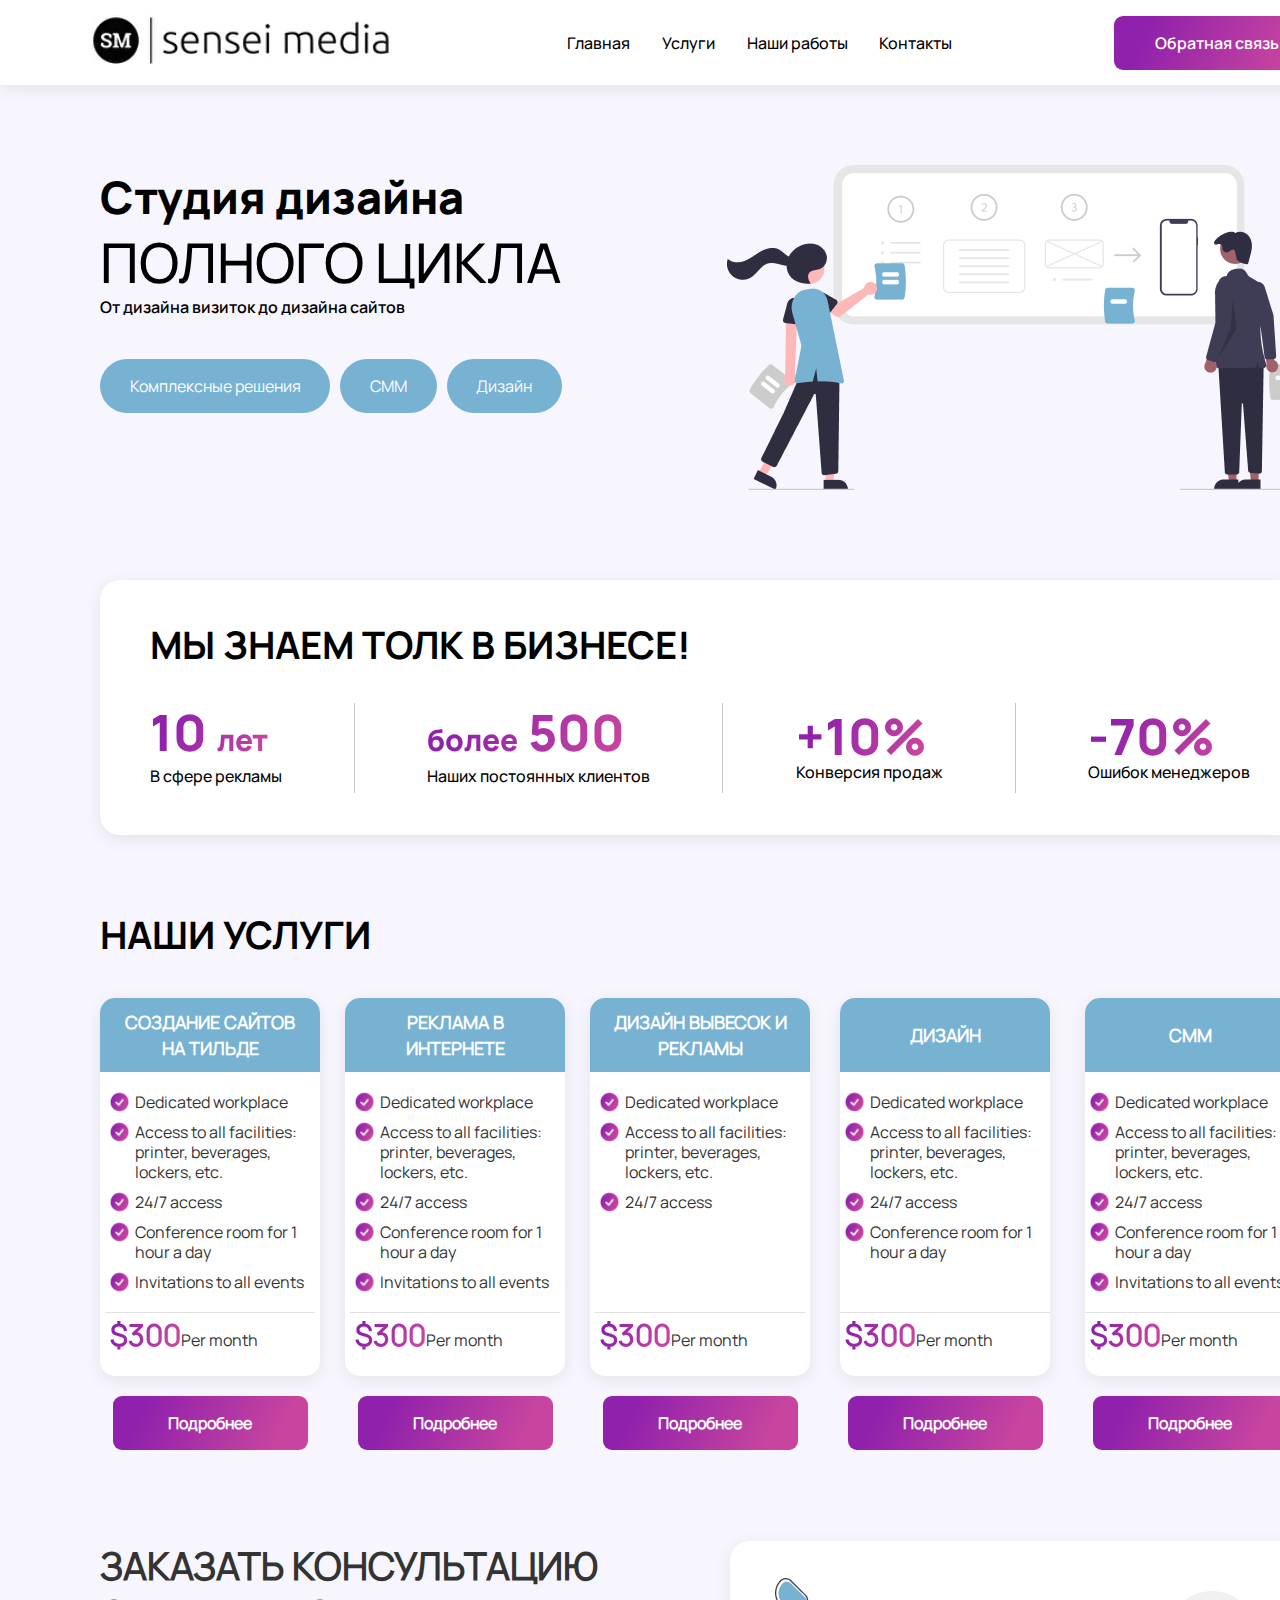
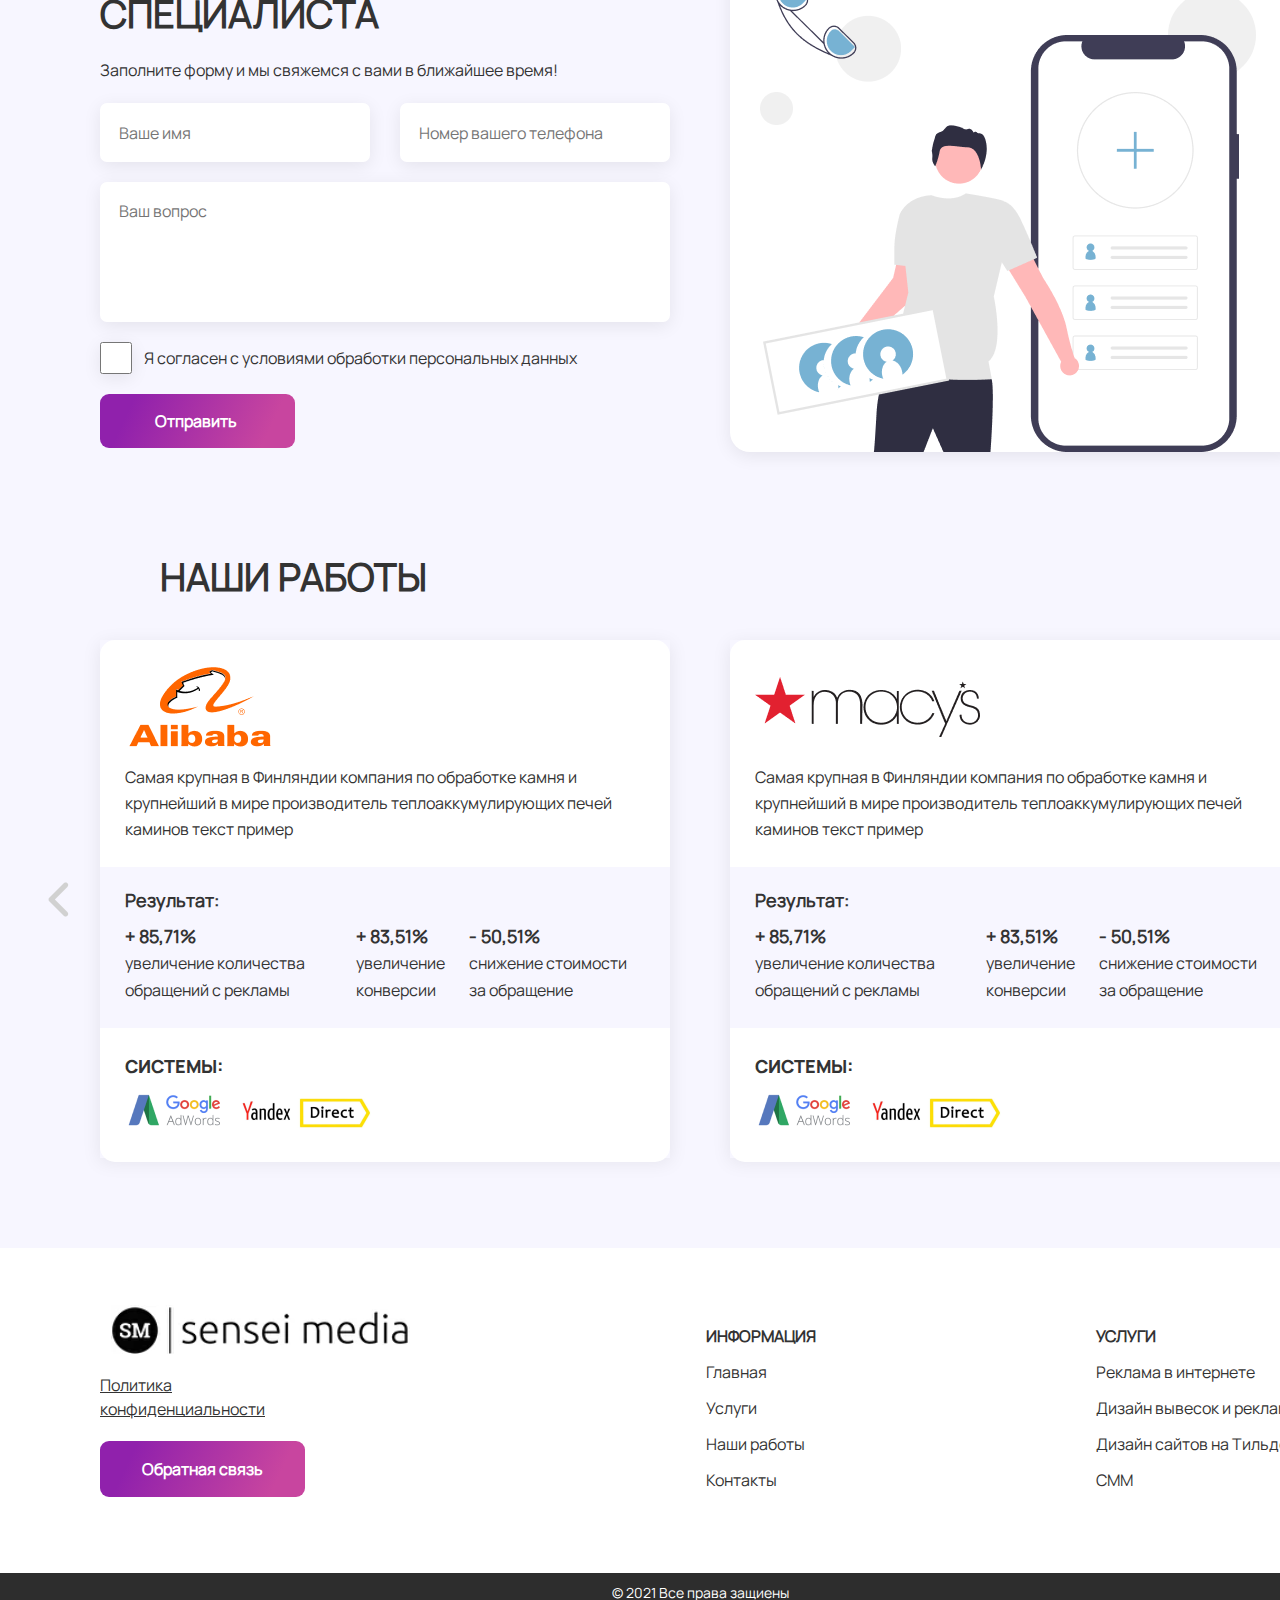
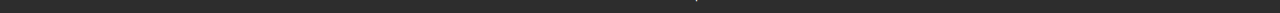
<file: index.html>
<!DOCTYPE html>
<html lang="en">

<head>
  <meta charset="UTF-8">
  <meta http-equiv="X-UA-Compatible" content="IE=edge">
  <meta name="viewport" content="width=device-width, initial-scale=1.0">
  <title>Document</title>
  <link rel="stylesheet" href="./css/style.min.css">
  <link rel="shortcut icon" href="favicon.ico" type="image/x-icon">
</head>

<body>
  <div class="container">
    <div class="header">
      <div class="header-logo"></div>
      <div class="header-menu">
        <a href="#">Главная</a>
        <a href="#">Услуги</a>
        <a href="#">Наши работы</a>
        <a href="#">Контакты</a>
      </div>
      <div class="header-feedback-btn">Обратная связь</div>
    </div>
    <section class="first-screen">
      <div class="desc">
        <p class="desc-name1">Студия дизайна</p>
        <p class="desc-name2">ПОЛНОГО ЦИКЛА</p>
        <p class="desc-slogan">От дизайна визиток до дизайна сайтов</p>
        <div class="desc-btns">
          <div class="desc-btns-btn">Комплексные решения</div>
          <div class="desc-btns-btn">СММ</div>
          <div class="desc-btns-btn">Дизайн</div>
        </div>
      </div>
      <div class="img"></div>
    </section>
    <section class="numbers">
      <div class="numbers-slogan">МЫ ЗНАЕМ ТОЛК В БИЗНЕСЕ!</div>
      <div class="numbers-items">
        <div class="numbers-item">
          <div class="name">10 <span>лет</span></div>
          <div class="desc">В сфере рекламы</div>
        </div>
        <div class="numbers-separator"></div>
        <div class="numbers-item">
          <div class="name"><span>более</span> 500</div>
          <div class="desc">Наших постоянных клиентов</div>
        </div>
        <div class="numbers-separator"></div>
        <div class="numbers-item">
          <div class="name">+10%</div>
          <div class="desc">Конверсия продаж</div>
        </div>
        <div class="numbers-separator"></div>
        <div class="numbers-item">
          <div class="name">-70%</div>
          <div class="desc">Ошибок менеджеров</div>
        </div>
      </div>
    </section>
    <section class="services">
      <div class="services-name">НАШИ УСЛУГИ</div>
      <div class="services-cards">
        <div class="card">
          <div class="card-item">
            <div class="card-item-name">Создание сайтов на тильде</div>
            <div class="card-item-list">
              <div class="list-item">
                <div class="list-item-img"></div>
                <div class="list-item-text">Dedicated workplace</div>
              </div>
              <div class="list-item">
                <div class="list-item-img"></div>
                <div class="list-item-text">Access to all facilities: printer, beverages, lockers, etc.</div>
              </div>
              <div class="list-item">
                <div class="list-item-img"></div>
                <div class="list-item-text">24/7 access</div>
              </div>
              <div class="list-item">
                <div class="list-item-img"></div>
                <div class="list-item-text">Conference room for 1 hour a day</div>
              </div>
              <div class="list-item">
                <div class="list-item-img"></div>
                <div class="list-item-text">Invitations to all events</div>
              </div>

            </div>
            <div class="card-item-separator"></div>
            <div class="card-item-prise">
              <div class="prise-cost"><span class="prise-cost-grad">$300</span><span class="prise-cost-black">Per
                  month</span></div>
            </div>

          </div>
          <div class="card-btn">Подробнее</div>
        </div>
        <div class="card">
          <div class="card-item">
            <div class="card-item-name">реклама в интернете</div>
            <div class="card-item-list">
              <div class="list-item">
                <div class="list-item-img"></div>
                <div class="list-item-text">Dedicated workplace</div>
              </div>
              <div class="list-item">
                <div class="list-item-img"></div>
                <div class="list-item-text">Access to all facilities: printer, beverages, lockers, etc.</div>
              </div>
              <div class="list-item">
                <div class="list-item-img"></div>
                <div class="list-item-text">24/7 access</div>
              </div>
              <div class="list-item">
                <div class="list-item-img"></div>
                <div class="list-item-text">Conference room for 1 hour a day</div>
              </div>
              <div class="list-item">
                <div class="list-item-img"></div>
                <div class="list-item-text">Invitations to all events</div>
              </div>

            </div>
            <div class="card-item-separator"></div>
            <div class="card-item-prise">
              <div class="prise-cost"><span class="prise-cost-grad">$300</span><span class="prise-cost-black">Per
                  month</span>
              </div>
            </div>

          </div>
          <div class="card-btn">Подробнее</div>
        </div>
        <div class="card">
          <div class="card-item">
            <div class="card-item-name">дизайн вывесок и рекламы</div>
            <div class="card-item-list">
              <div class="list-item">
                <div class="list-item-img"></div>
                <div class="list-item-text">Dedicated workplace</div>
              </div>
              <div class="list-item">
                <div class="list-item-img"></div>
                <div class="list-item-text">Access to all facilities: printer, beverages, lockers, etc.</div>
              </div>
              <div class="list-item">
                <div class="list-item-img"></div>
                <div class="list-item-text">24/7 access</div>
              </div>
            </div>
            <div class="card-item-separator"></div>
            <div class="card-item-prise">
              <div class="prise-cost"><span class="prise-cost-grad">$300</span><span class="prise-cost-black">Per
                  month</span>
              </div>
            </div>

          </div>
          <div class="card-btn">Подробнее</div>
        </div>
        <div class="card">
          <div class="card-item">
            <div class="card-item-name">Дизайн</div>
            <div class="card-item-list">
              <div class="list-item">
                <div class="list-item-img"></div>
                <div class="list-item-text">Dedicated workplace</div>
              </div>
              <div class="list-item">
                <div class="list-item-img"></div>
                <div class="list-item-text">Access to all facilities: printer, beverages, lockers, etc.</div>
              </div>
              <div class="list-item">
                <div class="list-item-img"></div>
                <div class="list-item-text">24/7 access</div>
              </div>
              <div class="list-item">
                <div class="list-item-img"></div>
                <div class="list-item-text">Conference room for 1 hour a day</div>
              </div>
            </div>
            <div class="card-item-separator"></div>
            <div class="card-item-prise">
              <div class="prise-cost"><span class="prise-cost-grad">$300</span><span class="prise-cost-black">Per
                  month</span>
              </div>
            </div>

          </div>
          <div class="card-btn">Подробнее</div>
        </div>
        <div class="card">
          <div class="card-item">
            <div class="card-item-name">СММ</div>
            <div class="card-item-list">
              <div class="list-item">
                <div class="list-item-img"></div>
                <div class="list-item-text">Dedicated workplace</div>
              </div>
              <div class="list-item">
                <div class="list-item-img"></div>
                <div class="list-item-text">Access to all facilities: printer, beverages, lockers, etc.</div>
              </div>
              <div class="list-item">
                <div class="list-item-img"></div>
                <div class="list-item-text">24/7 access</div>
              </div>
              <div class="list-item">
                <div class="list-item-img"></div>
                <div class="list-item-text">Conference room for 1 hour a day</div>
              </div>
              <div class="list-item">
                <div class="list-item-img"></div>
                <div class="list-item-text">Invitations to all events</div>
              </div>
            </div>
            <div class="card-item-separator"></div>
            <div class="card-item-prise">
              <div class="prise-cost"><span class="prise-cost-grad">$300</span><span class="prise-cost-black">Per
                  month</span>
              </div>
            </div>

          </div>
          <div class="card-btn">Подробнее</div>
        </div>
      </div>
    </section>
    <section class="form">
      <div class="form-left">
        <div class="form-left-title">заказать Консультацию специалиста</div>
        <div class="form-left-desc">Заполните форму и мы свяжемся с вами в ближайшее время!</div>
        <div class="form-left-frow1">
          <input type="text" placeholder="Ваше имя">
          <input type="tel" placeholder="Номер вашего телефона">
        </div>
        <div class="form-left-frow2">
          <textarea placeholder="Ваш вопрос"></textarea>
        </div>
        <div class="form-left-frow3">
          <input type="checkbox" id="checkbox">
          <label for="checkbox">Я согласен с условиями обработки персональных данных </label>
        </div>
        <div class="form-left-btn">Отправить</div>
      </div>
      <div class="form-right">
        <div class="groupe86"></div>
        <div class="undraw_add_friends"></div>
        <div class="vector"></div>
      </div>
    </section>
    <section class="cases">
      <div class="cases-title">Наши работы</div>
      <div class="cases-slider">
        <div class="cases-slider-left_btn"></div>
        <div class="cases-slider-cards">
          <div class="card">
            <div class="card-title">
              <div class="card-title-img">
                <img src="./img/Alibaba Logo.png" alt="" class="Alibaba_Logo">
              </div>
              <div class="card-title-text">Самая крупная в Финляндии компания по обработке камня и крупнейший в мире
                производитель теплоаккумулирующих печей каминов текст пример</div>
            </div>
            <div class="card-result">
              <div class="card-result-title">Результат:</div>
              <div class="title-items">
                <div class="title-item">+ 85,71% <br> <span>увеличение количества обращений с рекламы</span></div>
                <div class="title-item">+ 83,51% <br> <span>увеличение конверсии</span></div>
                <div class="title-item">- 50,51% <br> <span>снижение стоимости за обращение</span></div>
              </div>
            </div>
            <div class="card-system">
              <div class="card-system-title">Системы:</div>
              <div class="card-system-imgs">
                <img src="./img/logo-google-adwords 1.png" alt="">
                <img src="./img/pasted-image-0-12 1.png" alt="">
              </div>
            </div>
          </div>
          <div class="card">
            <div class="card-title">
              <div class="card-title-img">
                <img src="./img/Macy's Logo.png" alt="" class="Macy_Logo">
              </div>
              <div class="card-title-text">Самая крупная в Финляндии компания по обработке камня и крупнейший в мире
                производитель теплоаккумулирующих печей каминов текст пример</div>
            </div>
            <div class="card-result">
              <div class="card-result-title">Результат:</div>
              <div class="title-items">
                <div class="title-item">+ 85,71% <br> <span>увеличение количества обращений с рекламы</span></div>
                <div class="title-item">+ 83,51% <br> <span>увеличение конверсии</span></div>
                <div class="title-item">- 50,51% <br> <span>снижение стоимости за обращение</span></div>
              </div>
            </div>
            <div class="card-system">
              <div class="card-system-title">Системы:</div>
              <div class="card-system-imgs">
                <img src="./img/logo-google-adwords 1.png" alt="">
                <img src="./img/pasted-image-0-12 1.png" alt="">
              </div>
            </div>
          </div>
        </div>
        <div class="cases-slider-right_btn"></div>
      </div>
    </section>
    <section class="footer">
      <div class="footer-white">
        <div class="footer-white-wrapper">
          <div class="logo2">
            <img src="./img/logo2.png" alt="">
            <p>Политика <br> конфиденциальности</p>
            <div class="btn">Обратная связь</div>
          </div>
          <div class="information">
            <div class="footer-white-title">Информация</div>
            <ul class="footer-white-list">
              <li><a href="#">Главная</a></li>
              <li><a href="#">Услуги</a></li>
              <li><a href="#">Наши работы</a></li>
              <li><a href="#">Контакты</a></li>
            </ul>
          </div>
          <div class="serveses">
            <div class="footer-white-title">Услуги</div>
            <ul class="footer-white-list">
              <li><a href="#">Реклама в интернете</a></li>
              <li><a href="#">Дизайн вывесок и рекламы</a></li>
              <li><a href="#">Дизайн сайтов на Тильде</a></li>
              <li><a href="#">СММ</a></li>
            </ul>
          </div>
        </div>
      </div>
      <div class="footer-dark">© 2021 Все права защиены</div>
    </section>
  </div>
</body>

</html>
</file>
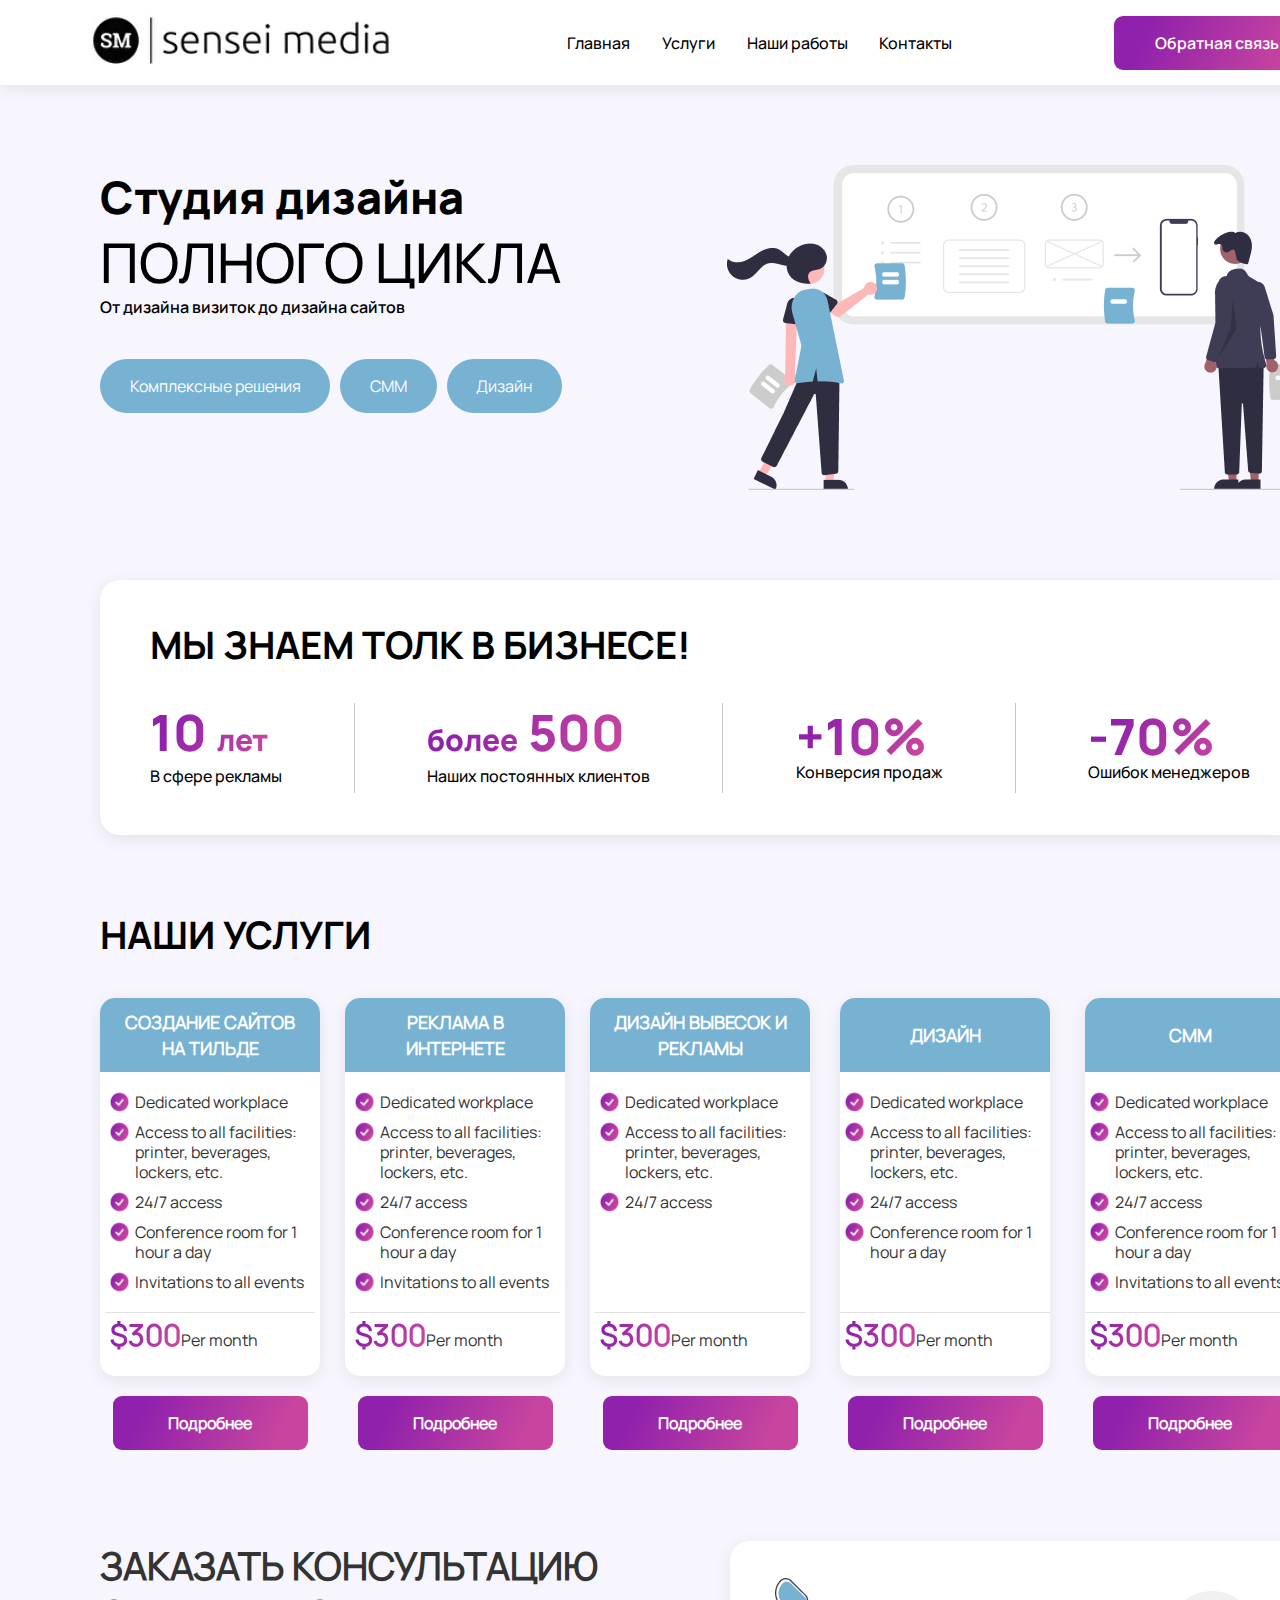
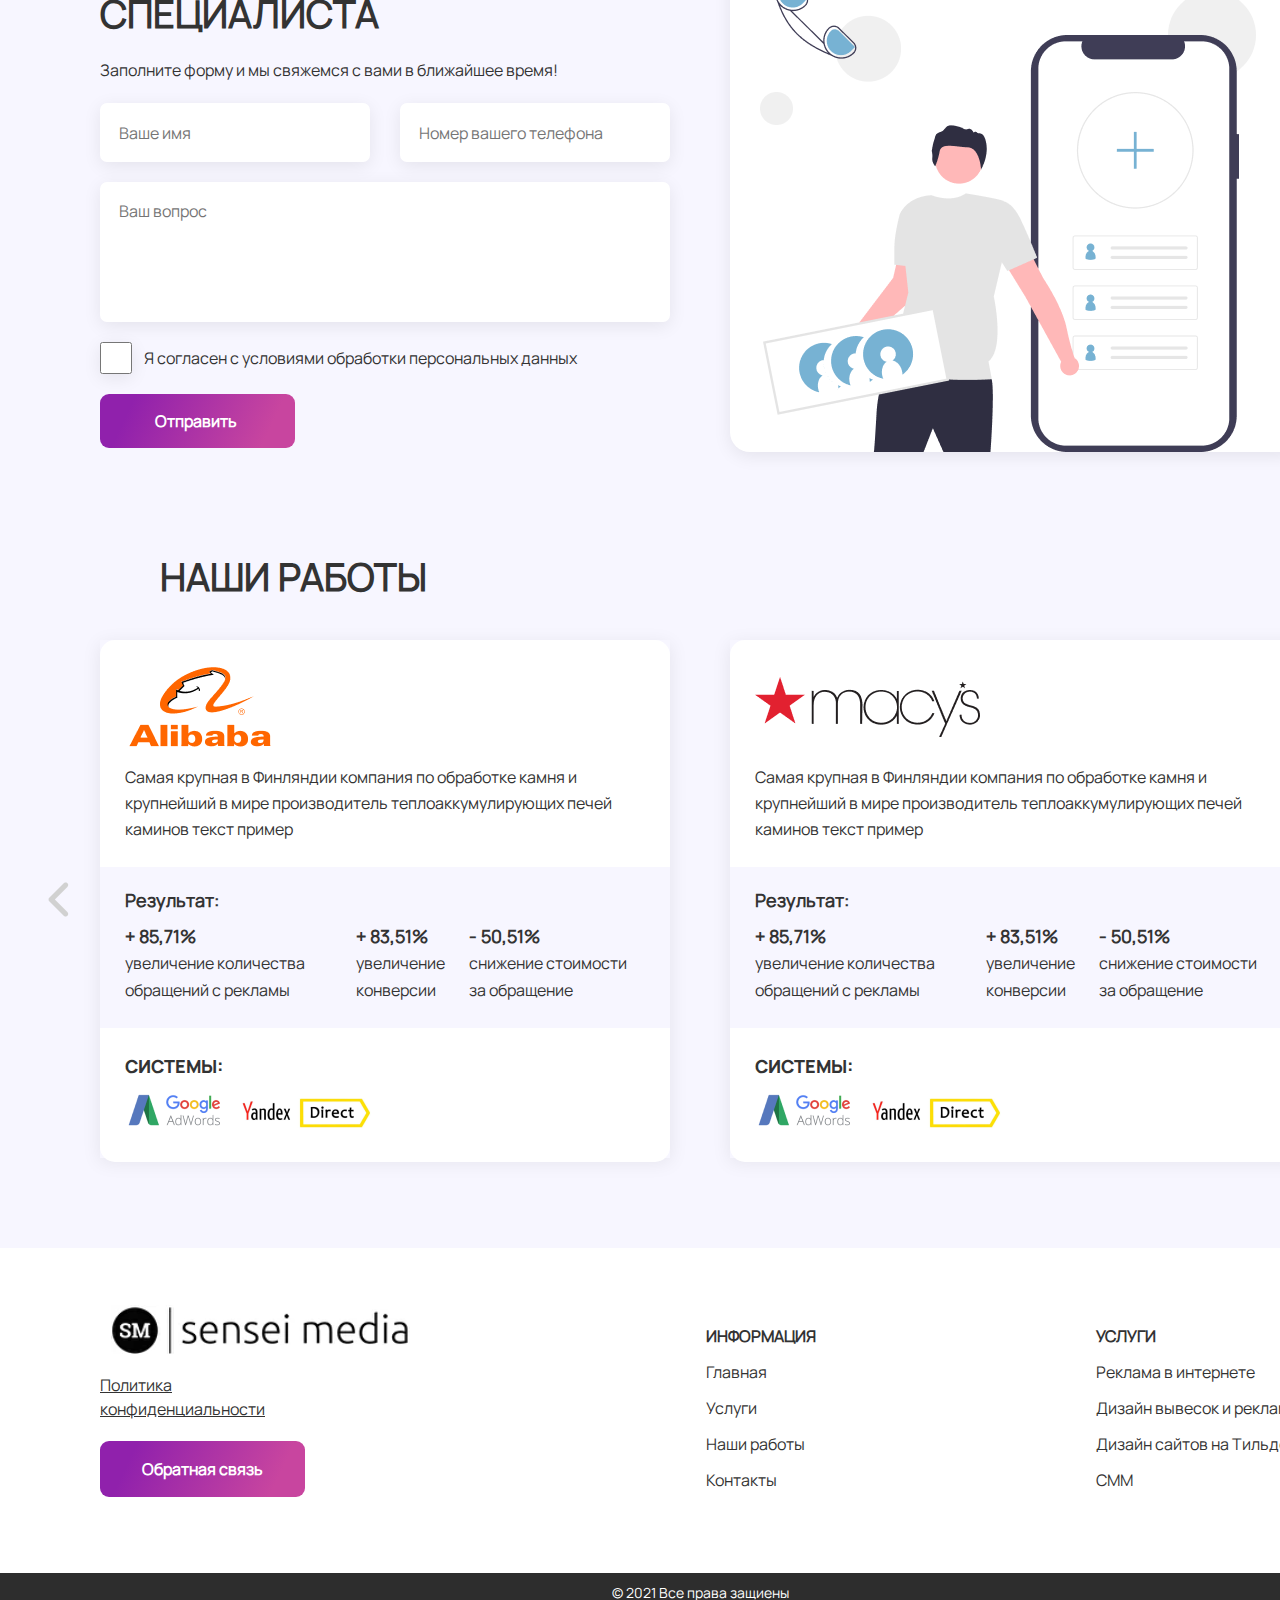
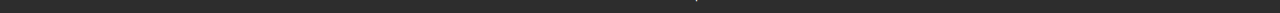
<file: src/index.html>
<!DOCTYPE html>
<html lang="en">

<head>
  <meta charset="UTF-8">
  <meta http-equiv="X-UA-Compatible" content="IE=edge">
  <meta name="viewport" content="width=device-width, initial-scale=1.0">
  <title>Document</title>
  <link rel="stylesheet" href="./css/style.css">
</head>

<body>
  <div class="container">
    <div class="header">
      <div class="header-logo"></div>
      <div class="header-menu">
        <a href="#">Главная</a>
        <a href="#">Услуги</a>
        <a href="#">Наши работы</a>
        <a href="#">Контакты</a>
      </div>
      <div class="header-feedback-btn">Обратная связь</div>
    </div>
    <section class="first-screen">
      <div class="desc">
        <p class="desc-name1">Студия дизайна</p>
        <p class="desc-name2">ПОЛНОГО ЦИКЛА</p>
        <p class="desc-slogan">От дизайна визиток до дизайна сайтов</p>
        <div class="desc-btns">
          <div class="desc-btns-btn">Комплексные решения</div>
          <div class="desc-btns-btn">СММ</div>
          <div class="desc-btns-btn">Дизайн</div>
        </div>
      </div>
      <div class="img"></div>
    </section>
    <section class="numbers">
      <div class="numbers-slogan">МЫ ЗНАЕМ ТОЛК В БИЗНЕСЕ!</div>
      <div class="numbers-items">
        <div class="numbers-item">
          <div class="name">10 <span>лет</span></div>
          <div class="desc">В сфере рекламы</div>
        </div>
        <div class="numbers-separator"></div>
        <div class="numbers-item">
          <div class="name"><span>более</span> 500</div>
          <div class="desc">Наших постоянных клиентов</div>
        </div>
        <div class="numbers-separator"></div>
        <div class="numbers-item">
          <div class="name">+10%</div>
          <div class="desc">Конверсия продаж</div>
        </div>
        <div class="numbers-separator"></div>
        <div class="numbers-item">
          <div class="name">-70%</div>
          <div class="desc">Ошибок менеджеров</div>
        </div>
      </div>
    </section>
    <section class="services">
      <div class="services-name">НАШИ УСЛУГИ</div>
      <div class="services-cards">
        <div class="card">
          <div class="card-item">
            <div class="card-item-name">Создание сайтов на тильде</div>
            <div class="card-item-list">
              <div class="list-item">
                <div class="list-item-img"></div>
                <div class="list-item-text">Dedicated workplace</div>
              </div>
              <div class="list-item">
                <div class="list-item-img"></div>
                <div class="list-item-text">Access to all facilities: printer, beverages, lockers, etc.</div>
              </div>
              <div class="list-item">
                <div class="list-item-img"></div>
                <div class="list-item-text">24/7 access</div>
              </div>
              <div class="list-item">
                <div class="list-item-img"></div>
                <div class="list-item-text">Conference room for 1 hour a day</div>
              </div>
              <div class="list-item">
                <div class="list-item-img"></div>
                <div class="list-item-text">Invitations to all events</div>
              </div>

            </div>
            <div class="card-item-separator"></div>
            <div class="card-item-prise">
              <div class="prise-cost"><span class="prise-cost-grad">$300</span><span class="prise-cost-black">Per
                  month</span></div>
            </div>

          </div>
          <div class="card-btn">Подробнее</div>
        </div>
        <div class="card">
          <div class="card-item">
            <div class="card-item-name">реклама в интернете</div>
            <div class="card-item-list">
              <div class="list-item">
                <div class="list-item-img"></div>
                <div class="list-item-text">Dedicated workplace</div>
              </div>
              <div class="list-item">
                <div class="list-item-img"></div>
                <div class="list-item-text">Access to all facilities: printer, beverages, lockers, etc.</div>
              </div>
              <div class="list-item">
                <div class="list-item-img"></div>
                <div class="list-item-text">24/7 access</div>
              </div>
              <div class="list-item">
                <div class="list-item-img"></div>
                <div class="list-item-text">Conference room for 1 hour a day</div>
              </div>
              <div class="list-item">
                <div class="list-item-img"></div>
                <div class="list-item-text">Invitations to all events</div>
              </div>

            </div>
            <div class="card-item-separator"></div>
            <div class="card-item-prise">
              <div class="prise-cost"><span class="prise-cost-grad">$300</span><span class="prise-cost-black">Per
                  month</span>
              </div>
            </div>

          </div>
          <div class="card-btn">Подробнее</div>
        </div>
        <div class="card">
          <div class="card-item">
            <div class="card-item-name">дизайн вывесок и рекламы</div>
            <div class="card-item-list">
              <div class="list-item">
                <div class="list-item-img"></div>
                <div class="list-item-text">Dedicated workplace</div>
              </div>
              <div class="list-item">
                <div class="list-item-img"></div>
                <div class="list-item-text">Access to all facilities: printer, beverages, lockers, etc.</div>
              </div>
              <div class="list-item">
                <div class="list-item-img"></div>
                <div class="list-item-text">24/7 access</div>
              </div>
            </div>
            <div class="card-item-separator"></div>
            <div class="card-item-prise">
              <div class="prise-cost"><span class="prise-cost-grad">$300</span><span class="prise-cost-black">Per
                  month</span>
              </div>
            </div>

          </div>
          <div class="card-btn">Подробнее</div>
        </div>
        <div class="card">
          <div class="card-item">
            <div class="card-item-name">Дизайн</div>
            <div class="card-item-list">
              <div class="list-item">
                <div class="list-item-img"></div>
                <div class="list-item-text">Dedicated workplace</div>
              </div>
              <div class="list-item">
                <div class="list-item-img"></div>
                <div class="list-item-text">Access to all facilities: printer, beverages, lockers, etc.</div>
              </div>
              <div class="list-item">
                <div class="list-item-img"></div>
                <div class="list-item-text">24/7 access</div>
              </div>
              <div class="list-item">
                <div class="list-item-img"></div>
                <div class="list-item-text">Conference room for 1 hour a day</div>
              </div>
            </div>
            <div class="card-item-separator"></div>
            <div class="card-item-prise">
              <div class="prise-cost"><span class="prise-cost-grad">$300</span><span class="prise-cost-black">Per
                  month</span>
              </div>
            </div>

          </div>
          <div class="card-btn">Подробнее</div>
        </div>
        <div class="card">
          <div class="card-item">
            <div class="card-item-name">СММ</div>
            <div class="card-item-list">
              <div class="list-item">
                <div class="list-item-img"></div>
                <div class="list-item-text">Dedicated workplace</div>
              </div>
              <div class="list-item">
                <div class="list-item-img"></div>
                <div class="list-item-text">Access to all facilities: printer, beverages, lockers, etc.</div>
              </div>
              <div class="list-item">
                <div class="list-item-img"></div>
                <div class="list-item-text">24/7 access</div>
              </div>
              <div class="list-item">
                <div class="list-item-img"></div>
                <div class="list-item-text">Conference room for 1 hour a day</div>
              </div>
              <div class="list-item">
                <div class="list-item-img"></div>
                <div class="list-item-text">Invitations to all events</div>
              </div>
            </div>
            <div class="card-item-separator"></div>
            <div class="card-item-prise">
              <div class="prise-cost"><span class="prise-cost-grad">$300</span><span class="prise-cost-black">Per
                  month</span>
              </div>
            </div>

          </div>
          <div class="card-btn">Подробнее</div>
        </div>
      </div>
    </section>
    <section class="form">
      <div class="form-left">
        <div class="form-left-title">заказать Консультацию специалиста</div>
        <div class="form-left-desc">Заполните форму и мы свяжемся с вами в ближайшее время!</div>
        <div class="form-left-frow1">
          <input type="text" placeholder="Ваше имя">
          <input type="tel" placeholder="Номер вашего телефона">
        </div>
        <div class="form-left-frow2">
          <textarea placeholder="Ваш вопрос"></textarea>
        </div>
        <div class="form-left-frow3">
          <input type="checkbox" id="checkbox">
          <label for="checkbox">Я согласен с условиями обработки персональных данных </label>
        </div>
        <div class="form-left-btn">Отправить</div>
      </div>
      <div class="form-right">
        <div class="groupe86"></div>
        <div class="undraw_add_friends"></div>
        <div class="vector"></div>
      </div>
    </section>
    <section class="cases">
      <div class="cases-title">Наши работы</div>
      <div class="cases-slider">
        <div class="cases-slider-left_btn"></div>
        <div class="cases-slider-cards">
          <div class="card">
            <div class="card-title">
              <div class="card-title-img">
                <img src="./img/Alibaba Logo.png" alt="" class="Alibaba_Logo">
              </div>
              <div class="card-title-text">Самая крупная в Финляндии компания по обработке камня и крупнейший в мире
                производитель теплоаккумулирующих печей каминов текст пример</div>
            </div>
            <div class="card-result">
              <div class="card-result-title">Результат:</div>
              <div class="title-items">
                <div class="title-item">+ 85,71% <br> <span>увеличение количества обращений с рекламы</span></div>
                <div class="title-item">+ 83,51% <br> <span>увеличение конверсии</span></div>
                <div class="title-item">- 50,51% <br> <span>снижение стоимости за обращение</span></div>
              </div>
            </div>
            <div class="card-system">
              <div class="card-system-title">Системы:</div>
              <div class="card-system-imgs">
                <img src="./img/logo-google-adwords 1.png" alt="">
                <img src="./img/pasted-image-0-12 1.png" alt="">
              </div>
            </div>
          </div>
          <div class="card">
            <div class="card-title">
              <div class="card-title-img">
                <img src="./img/Macy's Logo.png" alt="" class="Macy_Logo">
              </div>
              <div class="card-title-text">Самая крупная в Финляндии компания по обработке камня и крупнейший в мире
                производитель теплоаккумулирующих печей каминов текст пример</div>
            </div>
            <div class="card-result">
              <div class="card-result-title">Результат:</div>
              <div class="title-items">
                <div class="title-item">+ 85,71% <br> <span>увеличение количества обращений с рекламы</span></div>
                <div class="title-item">+ 83,51% <br> <span>увеличение конверсии</span></div>
                <div class="title-item">- 50,51% <br> <span>снижение стоимости за обращение</span></div>
              </div>
            </div>
            <div class="card-system">
              <div class="card-system-title">Системы:</div>
              <div class="card-system-imgs">
                <img src="./img/logo-google-adwords 1.png" alt="">
                <img src="./img/pasted-image-0-12 1.png" alt="">
              </div>
            </div>
          </div>
        </div>
        <div class="cases-slider-right_btn"></div>
      </div>
    </section>
    <section class="footer">
      <div class="footer-white">
        <div class="footer-white-wrapper">
          <div class="logo2">
            <img src="./img/logo2.png" alt="">
            <p>Политика <br> конфиденциальности</p>
            <div class="btn">Обратная связь</div>
          </div>
          <div class="information">
            <div class="footer-white-title">Информация</div>
            <ul class="footer-white-list">
              <li><a href="#">Главная</a></li>
              <li><a href="#">Услуги</a></li>
              <li><a href="#">Наши работы</a></li>
              <li><a href="#">Контакты</a></li>
            </ul>
          </div>
          <div class="serveses">
            <div class="footer-white-title">Услуги</div>
            <ul class="footer-white-list">
              <li><a href="#">Реклама в интернете</a></li>
              <li><a href="#">Дизайн вывесок и рекламы</a></li>
              <li><a href="#">Дизайн сайтов на Тильде</a></li>
              <li><a href="#">СММ</a></li>
            </ul>
          </div>
        </div>
      </div>
      <div class="footer-dark">© 2021 Все права защиены</div>
    </section>
  </div>
</body>

</html>
</file>
<file: src/css/style.css>
@font-face {
  font-family: "Manrope-Light";
  src: url("../font/Manrope-Light.ttf");
}

@font-face {
  font-family: "Manrope-Regular";
  src: url("../font/Manrope-Regular.ttf");
}

@font-face {
  font-family: "Manrope-Medium";
  src: url("../font/Manrope-Medium.ttf");
}

@font-face {
  font-family: "Manrope-Bold";
  src: url("../font/Manrope-Bold.ttf");
}

@font-face {
  font-family: "Manrope-SemiBold";
  src: url("../font/Manrope-SemiBold.ttf");
}

@font-face {
  font-family: "Manrope-ExtraBold";
  src: url("../font/Manrope-ExtraBold.ttf");
}

* {
  -webkit-box-sizing: border-box;
          box-sizing: border-box;
  margin: 0;
  padding: 0;
}

.container {
  display: -webkit-box;
  display: -ms-flexbox;
  display: flex;
  -webkit-box-orient: vertical;
  -webkit-box-direction: normal;
      -ms-flex-direction: column;
          flex-direction: column;
  -webkit-box-align: center;
      -ms-flex-align: center;
          align-items: center;
  min-width: 1400px;
  height: 100%;
  margin: 0 auto;
  background-color: #f7f6ff;
}

.container .header {
  display: -webkit-box;
  display: -ms-flexbox;
  display: flex;
  -ms-flex-pack: distribute;
      justify-content: space-around;
  -webkit-box-align: center;
      -ms-flex-align: center;
          align-items: center;
  width: 100%;
  height: 85px;
  background-color: #fff;
  -webkit-box-shadow: 0px 4px 18px rgba(0, 0, 0, 0.08);
          box-shadow: 0px 4px 18px rgba(0, 0, 0, 0.08);
}

.container .header-logo {
  height: 70px;
  width: 325px;
  background-image: url("../img/logo.png");
}

.container .header-menu {
  display: -webkit-box;
  display: -ms-flexbox;
  display: flex;
  -webkit-box-pack: justify;
      -ms-flex-pack: justify;
          justify-content: space-between;
  width: 385px;
}

.container .header-menu a {
  font-family: "Manrope-Medium";
  font-size: 16px;
  color: #000000;
  text-decoration: none;
}

.container .header-feedback-btn {
  display: -webkit-box;
  display: -ms-flexbox;
  display: flex;
  -webkit-box-pack: center;
      -ms-flex-pack: center;
          justify-content: center;
  -webkit-box-align: center;
      -ms-flex-align: center;
          align-items: center;
  width: 205px;
  height: 54px;
  background: linear-gradient(115.11deg, #9021ac 16.38%, #c8459f 84.56%);
  border-radius: 9px;
  font-family: "Manrope-SemiBold";
  font-size: 16px;
  color: #fff;
}

.container .first-screen {
  display: -webkit-box;
  display: -ms-flexbox;
  display: flex;
  -webkit-box-pack: justify;
      -ms-flex-pack: justify;
          justify-content: space-between;
  width: 1200px;
  height: 325px;
  margin: 80px 0 0 0;
}

.container .first-screen .desc-name1 {
  font-family: "Manrope-ExtraBold";
  font-size: 45px;
  line-height: 65px;
}

.container .first-screen .desc-name2 {
  font-family: "Manrope-Medium";
  font-size: 55px;
  line-height: 65px;
}

.container .first-screen .desc-slogan {
  font-family: "Manrope-SemiBold";
  font-size: 16px;
  line-height: 24px;
  margin: 15 0 0 0;
}

.container .first-screen .desc-btns {
  display: -webkit-box;
  display: -ms-flexbox;
  display: flex;
  -webkit-box-pack: justify;
      -ms-flex-pack: justify;
          justify-content: space-between;
  margin: 40px 0 0 0;
}

.container .first-screen .desc-btns-btn {
  display: -webkit-box;
  display: -ms-flexbox;
  display: flex;
  -webkit-box-pack: center;
      -ms-flex-pack: center;
          justify-content: center;
  -webkit-box-align: center;
      -ms-flex-align: center;
          align-items: center;
  -webkit-box-flex: 1;
      -ms-flex-positive: 1;
          flex-grow: 1;
  font-family: "Manrope-Regular";
  font-size: 16px;
  line-height: 26px;
  color: #fff;
  background-color: #77b2d3;
  border-radius: 250px;
  padding: 14px 0;
}

.container .first-screen .desc-btns-btn:nth-child(2) {
  margin: 0 10px;
}

.container .first-screen .img {
  width: 573px;
  height: 325px;
  background-image: url("../img/undraw_mobile_wireframe_re_jxui 1.png");
}

.container .numbers {
  display: -webkit-box;
  display: -ms-flexbox;
  display: flex;
  -webkit-box-orient: vertical;
  -webkit-box-direction: normal;
      -ms-flex-direction: column;
          flex-direction: column;
  width: 1200px;
  height: 255px;
  margin: 90px 0 0 0;
  padding: 40px 50px;
  background-color: #fff;
  border-radius: 20px;
  -webkit-box-shadow: 0px 4px 18px rgba(0, 0, 0, 0.08);
          box-shadow: 0px 4px 18px rgba(0, 0, 0, 0.08);
}

.container .numbers-slogan {
  font-family: "Manrope-Bold";
  font-size: 38px;
  line-height: 48px;
}

.container .numbers-items {
  display: -webkit-box;
  display: -ms-flexbox;
  display: flex;
  -webkit-box-pack: justify;
      -ms-flex-pack: justify;
          justify-content: space-between;
  -webkit-box-align: center;
      -ms-flex-align: center;
          align-items: center;
  margin: 35px 0 0;
}

.container .numbers-items .numbers-separator {
  width: 1px;
  height: 90px;
  background-color: #c7c7c7;
}

.container .numbers-items .numbers-item .name {
  font-family: "Manrope-ExtraBold";
  font-size: 50px;
  line-height: 48px;
  background: linear-gradient(115.11deg, #9021ac 16.38%, #c8459f 84.56%);
  -webkit-background-clip: text;
  -webkit-text-fill-color: transparent;
  background-clip: text;
}

.container .numbers-items .numbers-item .name span {
  font-family: "Manrope-ExtraBold";
  font-size: 30px;
  line-height: 48px;
}

.container .numbers-items .numbers-item .desc {
  font-family: "Manrope-Medium";
  font-size: 16px;
  line-height: 24px;
}

.container .services {
  display: -webkit-box;
  display: -ms-flexbox;
  display: flex;
  -webkit-box-orient: vertical;
  -webkit-box-direction: normal;
      -ms-flex-direction: column;
          flex-direction: column;
  width: 1200px;
  margin: 75px 0 0;
}

.container .services-name {
  font-family: "Manrope-Bold";
  font-size: 38px;
  line-height: 48px;
}

.container .services-cards {
  display: -webkit-box;
  display: -ms-flexbox;
  display: flex;
  -webkit-box-pack: justify;
      -ms-flex-pack: justify;
          justify-content: space-between;
  margin: 40px 0 0;
}

.container .services-cards .card {
  display: -webkit-box;
  display: -ms-flexbox;
  display: flex;
  -webkit-box-orient: vertical;
  -webkit-box-direction: normal;
      -ms-flex-direction: column;
          flex-direction: column;
  -webkit-box-align: center;
      -ms-flex-align: center;
          align-items: center;
  height: 453px;
  width: 220px;
}

.container .services-cards .card-item {
  display: -webkit-box;
  display: -ms-flexbox;
  display: flex;
  -webkit-box-orient: vertical;
  -webkit-box-direction: normal;
      -ms-flex-direction: column;
          flex-direction: column;
  -webkit-box-align: center;
      -ms-flex-align: center;
          align-items: center;
  height: 378px;
  background-color: #fff;
  -webkit-box-shadow: 0px 4px 18px rgba(0, 0, 0, 0.08);
          box-shadow: 0px 4px 18px rgba(0, 0, 0, 0.08);
  border-radius: 15px;
}

.container .services-cards .card-item-name {
  display: -webkit-box;
  display: -ms-flexbox;
  display: flex;
  -webkit-box-pack: center;
      -ms-flex-pack: center;
          justify-content: center;
  -webkit-box-align: center;
      -ms-flex-align: center;
          align-items: center;
  height: 74px;
  width: 100%;
  padding: 0 20px;
  font-family: "Manrope-Regular";
  font-size: 18px;
  font-weight: 800;
  line-height: 26px;
  text-align: center;
  text-transform: uppercase;
  color: #fff;
  background-color: #77b2d3;
  border-radius: 15px 15px 0px 0px;
}

.container .services-cards .card-item-list {
  display: -webkit-box;
  display: -ms-flexbox;
  display: flex;
  -webkit-box-orient: vertical;
  -webkit-box-direction: normal;
      -ms-flex-direction: column;
          flex-direction: column;
  height: 210px;
  width: 200px;
  margin: 10px 0 0;
}

.container .services-cards .card-item-list .list-item {
  display: -webkit-box;
  display: -ms-flexbox;
  display: flex;
  margin: 10px 0 0;
}

.container .services-cards .card-item-list .list-item-img {
  height: 20px;
  width: 20px;
  background-image: url("../img/akar-icons_circle-check-fill.png");
  background-position: center;
  background-size: cover;
  background-repeat: no-repeat;
}

.container .services-cards .card-item-list .list-item-text {
  width: 180px;
  margin: 0 0 0 6px;
  font-family: "Manrope-Regular";
  font-weight: 400;
  font-size: 16px;
  line-height: 20px;
  color: #333333;
}

.container .services-cards .card-item-list ul {
  display: -webkit-box;
  display: -ms-flexbox;
  display: flex;
  -webkit-box-orient: vertical;
  -webkit-box-direction: normal;
      -ms-flex-direction: column;
          flex-direction: column;
  -webkit-box-align: center;
      -ms-flex-align: center;
          align-items: center;
  margin: 0 auto;
  list-style: url("../img/akar-icons_circle-check-fill.png");
  font-family: "Manrope-Regular";
  font-weight: 400;
  font-size: 16px;
  line-height: 20px;
  color: #333333;
}

.container .services-cards .card-item-list ul li {
  width: 150px;
}

.container .services-cards .card-item-separator {
  height: 1px;
  width: 210px;
  margin: 20px 0 0;
  background-color: #e2e2e2;
}

.container .services-cards .card-item-prise {
  margin: 10px 0 0;
}

.container .services-cards .card-item-prise .prise-cost {
  width: 200px;
}

.container .services-cards .card-item-prise .prise-cost-grad {
  font-family: "Manrope-Regular";
  font-weight: 800;
  font-size: 30px;
  line-height: 24px;
  background: linear-gradient(115.11deg, #9021ac 16.38%, #c8459f 84.56%);
  -webkit-background-clip: text;
  -webkit-text-fill-color: transparent;
  background-clip: text;
}

.container .services-cards .card-item-prise .prise-cost-black {
  font-family: "Manrope-Regular";
  font-style: normal;
  font-weight: 400;
  font-size: 16px;
  line-height: 24px;
  color: #333;
}

.container .services-cards .card-btn {
  display: -webkit-box;
  display: -ms-flexbox;
  display: flex;
  -webkit-box-pack: center;
      -ms-flex-pack: center;
          justify-content: center;
  -webkit-box-align: center;
      -ms-flex-align: center;
          align-items: center;
  height: 54px;
  width: 195px;
  margin: 20px 0 auto;
  background: linear-gradient(115.11deg, #9021ac 16.38%, #c8459f 84.56%);
  border-radius: 9px;
  font-family: "Manrope-Regular";
  font-weight: 600;
  font-size: 16px;
  line-height: 26px;
  color: #ffffff;
}

.container .form {
  display: -webkit-box;
  display: -ms-flexbox;
  display: flex;
  -webkit-box-pack: justify;
      -ms-flex-pack: justify;
          justify-content: space-between;
  width: 1200px;
  margin: 90px 0 0;
}

.container .form .form-left {
  width: 570px;
}

.container .form .form-left-title {
  font-family: "Manrope-Regular";
  font-weight: 700;
  font-size: 38px;
  line-height: 48px;
  text-transform: uppercase;
  color: #333333;
}

.container .form .form-left-desc {
  margin: 20px 0 0;
  font-family: "Manrope-Regular";
  font-weight: 400;
  font-size: 16px;
  line-height: 26px;
  color: #333333;
}

.container .form .form-left-frow1 {
  display: -webkit-box;
  display: -ms-flexbox;
  display: flex;
  -webkit-box-pack: justify;
      -ms-flex-pack: justify;
          justify-content: space-between;
  margin: 20px 0 0;
}

.container .form .form-left-frow1 input {
  width: 270px;
  height: 59px;
  padding: 16px 19px;
  background-color: #ffffff;
  -webkit-box-shadow: 0px 4px 18px rgba(0, 0, 0, 0.08);
          box-shadow: 0px 4px 18px rgba(0, 0, 0, 0.08);
  border-radius: 7px;
  border: 0;
  font-family: "Manrope-Regular";
  font-weight: 300;
  font-size: 16px;
  line-height: 26px;
  color: #333333;
}

.container .form .form-left-frow2 {
  display: -webkit-box;
  display: -ms-flexbox;
  display: flex;
  margin: 20px 0 0;
}

.container .form .form-left-frow2 textarea {
  display: -webkit-box;
  display: -ms-flexbox;
  display: flex;
  -webkit-box-flex: 1;
      -ms-flex-positive: 1;
          flex-grow: 1;
  height: 140px;
  padding: 16px 19px;
  background-color: #ffffff;
  -webkit-box-shadow: 0px 4px 18px rgba(0, 0, 0, 0.08);
          box-shadow: 0px 4px 18px rgba(0, 0, 0, 0.08);
  border-radius: 7px;
  border: 0;
  resize: none;
  font-family: "Manrope-Regular";
  font-weight: 300;
  font-size: 16px;
  line-height: 26px;
  color: #333333;
}

.container .form .form-left-frow3 {
  display: -webkit-box;
  display: -ms-flexbox;
  display: flex;
  margin: 20px 0 0;
}

.container .form .form-left-frow3 input {
  width: 32px;
  height: 32px;
  background-color: #ffffff;
  -webkit-box-shadow: 0px 4px 18px rgba(0, 0, 0, 0.08);
          box-shadow: 0px 4px 18px rgba(0, 0, 0, 0.08);
  border-radius: 2px;
  border: 0;
}

.container .form .form-left-frow3 label {
  display: -webkit-box;
  display: -ms-flexbox;
  display: flex;
  -webkit-box-pack: center;
      -ms-flex-pack: center;
          justify-content: center;
  -webkit-box-align: center;
      -ms-flex-align: center;
          align-items: center;
  margin: 0 0 0 12px;
  font-family: "Manrope-Regular";
  font-weight: 300;
  font-size: 16px;
  line-height: 26px;
  color: #333333;
}

.container .form .form-left-btn {
  width: 195px;
  margin: 20px 0 0;
  padding: 14px 55px;
  background: linear-gradient(115.11deg, #9021ac 16.38%, #c8459f 84.56%);
  border-radius: 9px;
  font-family: "Manrope-Regular";
  font-weight: 600;
  font-size: 16px;
  line-height: 26px;
  color: #ffffff;
}

.container .form .form-right {
  position: relative;
  width: 570px;
  height: 511px;
  background: #ffffff;
  -webkit-box-shadow: 0px 4px 18px rgba(0, 0, 0, 0.08);
          box-shadow: 0px 4px 18px rgba(0, 0, 0, 0.08);
  border-radius: 20px;
}

.container .form .form-right .groupe86 {
  position: absolute;
  top: 37px;
  left: 30px;
  height: 147px;
  width: 141px;
  background: url("../img/Group 86.png");
}

.container .form .form-right .undraw_add_friends {
  position: absolute;
  top: 94px;
  left: 33px;
  height: 417px;
  width: 476px;
  background: url("../img/undraw_add_friends_re_3xte 1.png");
  z-index: 1;
}

.container .form .form-right .vector {
  position: absolute;
  top: 50px;
  left: 438px;
  height: 88px;
  width: 88px;
  background: url("../img/Vector.svg");
}

.container .cases {
  display: -webkit-box;
  display: -ms-flexbox;
  display: flex;
  -webkit-box-orient: vertical;
  -webkit-box-direction: normal;
      -ms-flex-direction: column;
          flex-direction: column;
  width: 1320px;
  margin: 100px 0 0;
}

.container .cases-title {
  margin: 0 0 0 120px;
  font-family: "Manrope-Regular";
  font-weight: 700;
  font-size: 38px;
  line-height: 48px;
  text-transform: uppercase;
  color: #333333;
}

.container .cases-slider {
  display: -webkit-box;
  display: -ms-flexbox;
  display: flex;
  -webkit-box-pack: justify;
      -ms-flex-pack: justify;
          justify-content: space-between;
  -webkit-box-align: center;
      -ms-flex-align: center;
          align-items: center;
  margin: 40px 0 0;
}

.container .cases-slider-cards {
  display: -webkit-box;
  display: -ms-flexbox;
  display: flex;
  -webkit-box-pack: justify;
      -ms-flex-pack: justify;
          justify-content: space-between;
  width: 1200px;
}

.container .cases-slider-cards .card {
  height: 518px;
  width: 570px;
  -webkit-box-shadow: 0px 4px 18px rgba(0, 0, 0, 0.08);
          box-shadow: 0px 4px 18px rgba(0, 0, 0, 0.08);
}

.container .cases-slider-cards .card-title {
  display: -webkit-box;
  display: -ms-flexbox;
  display: flex;
  -webkit-box-orient: vertical;
  -webkit-box-direction: normal;
      -ms-flex-direction: column;
          flex-direction: column;
  height: 227px;
  padding: 10px 25px 25px 25px;
  background-color: #fff;
  border-radius: 15px 15px 0 0;
  font-family: "Manrope-Regular";
  font-weight: 400;
  font-size: 16px;
  line-height: 26px;
  color: #333333;
}

.container .cases-slider-cards .card-title .card-title-img {
  display: -webkit-box;
  display: -ms-flexbox;
  display: flex;
  -webkit-box-align: center;
      -ms-flex-align: center;
          align-items: center;
  -ms-flex-preferred-size: 125px;
      flex-basis: 125px;
}

.container .cases-slider-cards .card-title .card-title-img .Alibaba_Logo {
  height: 112px;
  width: 150px;
}

.container .cases-slider-cards .card-title .card-title-img .Macy_Logo {
  height: 60px;
  width: 225px;
}

.container .cases-slider-cards .card-result {
  display: -webkit-box;
  display: -ms-flexbox;
  display: flex;
  -webkit-box-orient: vertical;
  -webkit-box-direction: normal;
      -ms-flex-direction: column;
          flex-direction: column;
  padding: 0 25px 25px 25px;
  font-family: "Manrope-Regular";
  font-weight: 800;
  font-size: 18px;
  line-height: 26px;
  color: #333333;
}

.container .cases-slider-cards .card-result-title {
  margin: 20px 0 0;
}

.container .cases-slider-cards .card-result .title-items {
  display: -webkit-box;
  display: -ms-flexbox;
  display: flex;
  margin: 10px 0 0;
}

.container .cases-slider-cards .card-result .title-items .title-item span {
  font-weight: 400;
  font-size: 16px;
  line-height: 26px;
}

.container .cases-slider-cards .card-system {
  display: -webkit-box;
  display: -ms-flexbox;
  display: flex;
  -webkit-box-orient: vertical;
  -webkit-box-direction: normal;
      -ms-flex-direction: column;
          flex-direction: column;
  padding: 25px;
  background-color: #fff;
  border-radius: 0 0 15px 15px;
  font-family: "Manrope-ExtraBold";
  font-weight: 800;
  font-size: 18px;
  line-height: 26px;
  text-transform: uppercase;
  color: #333333;
}

.container .cases-slider-cards .card-system-imgs {
  margin: 10px 0 0;
}

.container .cases-slider-left_btn {
  margin: 0 20px 0 0;
  height: 40px;
  width: 40px;
  background-image: url("../img/ep_arrow-left-bold.png");
}

.container .cases-slider-right_btn {
  margin: 0 0 0 20px;
  height: 40px;
  width: 40px;
  background-image: url("../img/ep_arrow-right-bold.png");
}

.container .footer {
  display: -webkit-box;
  display: -ms-flexbox;
  display: flex;
  -webkit-box-orient: vertical;
  -webkit-box-direction: normal;
      -ms-flex-direction: column;
          flex-direction: column;
  -ms-flex-preferred-size: 365px;
      flex-basis: 365px;
  width: 100%;
  margin: 90px 0 0;
  background-color: #fff;
}

.container .footer-white {
  display: -webkit-box;
  display: -ms-flexbox;
  display: flex;
  -webkit-box-pack: center;
      -ms-flex-pack: center;
          justify-content: center;
  height: 325px;
}

.container .footer-white-wrapper {
  display: -webkit-box;
  display: -ms-flexbox;
  display: flex;
  -webkit-box-pack: justify;
      -ms-flex-pack: justify;
          justify-content: space-between;
  width: 1200px;
  font-family: "Manrope-Regular";
  font-size: 16px;
  color: #333333;
}

.container .footer-white-wrapper .logo2 {
  display: -webkit-box;
  display: -ms-flexbox;
  display: flex;
  -webkit-box-orient: vertical;
  -webkit-box-direction: normal;
      -ms-flex-direction: column;
          flex-direction: column;
  margin: 50px 0 0;
}

.container .footer-white-wrapper .logo2 p {
  margin-top: 5px;
  font-weight: 400;
  line-height: 24px;
  -webkit-text-decoration-line: underline;
          text-decoration-line: underline;
}

.container .footer-white-wrapper .logo2 .btn {
  display: -webkit-box;
  display: -ms-flexbox;
  display: flex;
  -webkit-box-pack: center;
      -ms-flex-pack: center;
          justify-content: center;
  -webkit-box-align: center;
      -ms-flex-align: center;
          align-items: center;
  width: 205px;
  margin-top: 20px;
  padding: 15px 40px;
  background: linear-gradient(115.11deg, #9021ac 16.38%, #c8459f 84.56%);
  border-radius: 9px;
  font-weight: 600;
  line-height: 26px;
  color: #ffffff;
}

.container .footer-white-wrapper .information,
.container .footer-white-wrapper .serveses {
  display: -webkit-box;
  display: -ms-flexbox;
  display: flex;
  -webkit-box-orient: vertical;
  -webkit-box-direction: normal;
      -ms-flex-direction: column;
          flex-direction: column;
  margin-top: 70px;
}

.container .footer-white-wrapper .footer-white-title {
  font-weight: 600;
  line-height: 36px;
  text-transform: uppercase;
}

.container .footer-white-wrapper .footer-white-list {
  font-weight: 400;
  line-height: 36px;
  list-style: none;
}

.container .footer-white-wrapper .footer-white-list a {
  font-family: inherit;
  font-size: inherit;
  font-weight: 400;
  line-height: 36px;
  color: inherit;
  text-decoration: none;
}

.container .footer-dark {
  display: -webkit-box;
  display: -ms-flexbox;
  display: flex;
  -webkit-box-pack: center;
      -ms-flex-pack: center;
          justify-content: center;
  -webkit-box-align: center;
      -ms-flex-align: center;
          align-items: center;
  height: 40px;
  background-color: #2d2d2d;
  font-family: "Manrope-Regular";
  font-weight: 400;
  font-size: 14px;
  line-height: 36px;
  color: #ffffff;
}
</file>
<file: css/style.min.css>
@font-face{font-family:"Manrope-Light";src:url("../font/Manrope-Light.ttf")}@font-face{font-family:"Manrope-Regular";src:url("../font/Manrope-Regular.ttf")}@font-face{font-family:"Manrope-Medium";src:url("../font/Manrope-Medium.ttf")}@font-face{font-family:"Manrope-Bold";src:url("../font/Manrope-Bold.ttf")}@font-face{font-family:"Manrope-SemiBold";src:url("../font/Manrope-SemiBold.ttf")}@font-face{font-family:"Manrope-ExtraBold";src:url("../font/Manrope-ExtraBold.ttf")}*{-webkit-box-sizing:border-box;box-sizing:border-box;margin:0;padding:0}.container{display:-webkit-box;display:-ms-flexbox;display:flex;-webkit-box-orient:vertical;-webkit-box-direction:normal;-ms-flex-direction:column;flex-direction:column;-webkit-box-align:center;-ms-flex-align:center;align-items:center;min-width:1400px;height:100%;margin:0 auto;background-color:#f7f6ff}.container .header{display:-webkit-box;display:-ms-flexbox;display:flex;-ms-flex-pack:distribute;justify-content:space-around;-webkit-box-align:center;-ms-flex-align:center;align-items:center;width:100%;height:85px;background-color:#fff;-webkit-box-shadow:0px 4px 18px rgba(0,0,0,0.08);box-shadow:0px 4px 18px rgba(0,0,0,0.08)}.container .header-logo{height:70px;width:325px;background-image:url("../img/logo.png")}.container .header-menu{display:-webkit-box;display:-ms-flexbox;display:flex;-webkit-box-pack:justify;-ms-flex-pack:justify;justify-content:space-between;width:385px}.container .header-menu a{font-family:"Manrope-Medium";font-size:16px;color:#000000;text-decoration:none}.container .header-feedback-btn{display:-webkit-box;display:-ms-flexbox;display:flex;-webkit-box-pack:center;-ms-flex-pack:center;justify-content:center;-webkit-box-align:center;-ms-flex-align:center;align-items:center;width:205px;height:54px;background:linear-gradient(115.11deg, #9021ac 16.38%, #c8459f 84.56%);border-radius:9px;font-family:"Manrope-SemiBold";font-size:16px;color:#fff}.container .first-screen{display:-webkit-box;display:-ms-flexbox;display:flex;-webkit-box-pack:justify;-ms-flex-pack:justify;justify-content:space-between;width:1200px;height:325px;margin:80px 0 0 0}.container .first-screen .desc-name1{font-family:"Manrope-ExtraBold";font-size:45px;line-height:65px}.container .first-screen .desc-name2{font-family:"Manrope-Medium";font-size:55px;line-height:65px}.container .first-screen .desc-slogan{font-family:"Manrope-SemiBold";font-size:16px;line-height:24px;margin:15 0 0 0}.container .first-screen .desc-btns{display:-webkit-box;display:-ms-flexbox;display:flex;-webkit-box-pack:justify;-ms-flex-pack:justify;justify-content:space-between;margin:40px 0 0 0}.container .first-screen .desc-btns-btn{display:-webkit-box;display:-ms-flexbox;display:flex;-webkit-box-pack:center;-ms-flex-pack:center;justify-content:center;-webkit-box-align:center;-ms-flex-align:center;align-items:center;-webkit-box-flex:1;-ms-flex-positive:1;flex-grow:1;font-family:"Manrope-Regular";font-size:16px;line-height:26px;color:#fff;background-color:#77b2d3;border-radius:250px;padding:14px 0}.container .first-screen .desc-btns-btn:nth-child(2){margin:0 10px}.container .first-screen .img{width:573px;height:325px;background-image:url("../img/undraw_mobile_wireframe_re_jxui 1.png")}.container .numbers{display:-webkit-box;display:-ms-flexbox;display:flex;-webkit-box-orient:vertical;-webkit-box-direction:normal;-ms-flex-direction:column;flex-direction:column;width:1200px;height:255px;margin:90px 0 0 0;padding:40px 50px;background-color:#fff;border-radius:20px;-webkit-box-shadow:0px 4px 18px rgba(0,0,0,0.08);box-shadow:0px 4px 18px rgba(0,0,0,0.08)}.container .numbers-slogan{font-family:"Manrope-Bold";font-size:38px;line-height:48px}.container .numbers-items{display:-webkit-box;display:-ms-flexbox;display:flex;-webkit-box-pack:justify;-ms-flex-pack:justify;justify-content:space-between;-webkit-box-align:center;-ms-flex-align:center;align-items:center;margin:35px 0 0}.container .numbers-items .numbers-separator{width:1px;height:90px;background-color:#c7c7c7}.container .numbers-items .numbers-item .name{font-family:"Manrope-ExtraBold";font-size:50px;line-height:48px;background:linear-gradient(115.11deg, #9021ac 16.38%, #c8459f 84.56%);-webkit-background-clip:text;-webkit-text-fill-color:transparent;background-clip:text}.container .numbers-items .numbers-item .name span{font-family:"Manrope-ExtraBold";font-size:30px;line-height:48px}.container .numbers-items .numbers-item .desc{font-family:"Manrope-Medium";font-size:16px;line-height:24px}.container .services{display:-webkit-box;display:-ms-flexbox;display:flex;-webkit-box-orient:vertical;-webkit-box-direction:normal;-ms-flex-direction:column;flex-direction:column;width:1200px;margin:75px 0 0}.container .services-name{font-family:"Manrope-Bold";font-size:38px;line-height:48px}.container .services-cards{display:-webkit-box;display:-ms-flexbox;display:flex;-webkit-box-pack:justify;-ms-flex-pack:justify;justify-content:space-between;margin:40px 0 0}.container .services-cards .card{display:-webkit-box;display:-ms-flexbox;display:flex;-webkit-box-orient:vertical;-webkit-box-direction:normal;-ms-flex-direction:column;flex-direction:column;-webkit-box-align:center;-ms-flex-align:center;align-items:center;height:453px;width:220px}.container .services-cards .card-item{display:-webkit-box;display:-ms-flexbox;display:flex;-webkit-box-orient:vertical;-webkit-box-direction:normal;-ms-flex-direction:column;flex-direction:column;-webkit-box-align:center;-ms-flex-align:center;align-items:center;height:378px;background-color:#fff;-webkit-box-shadow:0px 4px 18px rgba(0,0,0,0.08);box-shadow:0px 4px 18px rgba(0,0,0,0.08);border-radius:15px}.container .services-cards .card-item-name{display:-webkit-box;display:-ms-flexbox;display:flex;-webkit-box-pack:center;-ms-flex-pack:center;justify-content:center;-webkit-box-align:center;-ms-flex-align:center;align-items:center;height:74px;width:100%;padding:0 20px;font-family:"Manrope-Regular";font-size:18px;font-weight:800;line-height:26px;text-align:center;text-transform:uppercase;color:#fff;background-color:#77b2d3;border-radius:15px 15px 0px 0px}.container .services-cards .card-item-list{display:-webkit-box;display:-ms-flexbox;display:flex;-webkit-box-orient:vertical;-webkit-box-direction:normal;-ms-flex-direction:column;flex-direction:column;height:210px;width:200px;margin:10px 0 0}.container .services-cards .card-item-list .list-item{display:-webkit-box;display:-ms-flexbox;display:flex;margin:10px 0 0}.container .services-cards .card-item-list .list-item-img{height:20px;width:20px;background-image:url("../img/akar-icons_circle-check-fill.png");background-position:center;background-size:cover;background-repeat:no-repeat}.container .services-cards .card-item-list .list-item-text{width:180px;margin:0 0 0 6px;font-family:"Manrope-Regular";font-weight:400;font-size:16px;line-height:20px;color:#333333}.container .services-cards .card-item-list ul{display:-webkit-box;display:-ms-flexbox;display:flex;-webkit-box-orient:vertical;-webkit-box-direction:normal;-ms-flex-direction:column;flex-direction:column;-webkit-box-align:center;-ms-flex-align:center;align-items:center;margin:0 auto;list-style:url("../img/akar-icons_circle-check-fill.png");font-family:"Manrope-Regular";font-weight:400;font-size:16px;line-height:20px;color:#333333}.container .services-cards .card-item-list ul li{width:150px}.container .services-cards .card-item-separator{height:1px;width:210px;margin:20px 0 0;background-color:#e2e2e2}.container .services-cards .card-item-prise{margin:10px 0 0}.container .services-cards .card-item-prise .prise-cost{width:200px}.container .services-cards .card-item-prise .prise-cost-grad{font-family:"Manrope-Regular";font-weight:800;font-size:30px;line-height:24px;background:linear-gradient(115.11deg, #9021ac 16.38%, #c8459f 84.56%);-webkit-background-clip:text;-webkit-text-fill-color:transparent;background-clip:text}.container .services-cards .card-item-prise .prise-cost-black{font-family:"Manrope-Regular";font-style:normal;font-weight:400;font-size:16px;line-height:24px;color:#333}.container .services-cards .card-btn{display:-webkit-box;display:-ms-flexbox;display:flex;-webkit-box-pack:center;-ms-flex-pack:center;justify-content:center;-webkit-box-align:center;-ms-flex-align:center;align-items:center;height:54px;width:195px;margin:20px 0 auto;background:linear-gradient(115.11deg, #9021ac 16.38%, #c8459f 84.56%);border-radius:9px;font-family:"Manrope-Regular";font-weight:600;font-size:16px;line-height:26px;color:#ffffff}.container .form{display:-webkit-box;display:-ms-flexbox;display:flex;-webkit-box-pack:justify;-ms-flex-pack:justify;justify-content:space-between;width:1200px;margin:90px 0 0}.container .form .form-left{width:570px}.container .form .form-left-title{font-family:"Manrope-Regular";font-weight:700;font-size:38px;line-height:48px;text-transform:uppercase;color:#333333}.container .form .form-left-desc{margin:20px 0 0;font-family:"Manrope-Regular";font-weight:400;font-size:16px;line-height:26px;color:#333333}.container .form .form-left-frow1{display:-webkit-box;display:-ms-flexbox;display:flex;-webkit-box-pack:justify;-ms-flex-pack:justify;justify-content:space-between;margin:20px 0 0}.container .form .form-left-frow1 input{width:270px;height:59px;padding:16px 19px;background-color:#ffffff;-webkit-box-shadow:0px 4px 18px rgba(0,0,0,0.08);box-shadow:0px 4px 18px rgba(0,0,0,0.08);border-radius:7px;border:0;font-family:"Manrope-Regular";font-weight:300;font-size:16px;line-height:26px;color:#333333}.container .form .form-left-frow2{display:-webkit-box;display:-ms-flexbox;display:flex;margin:20px 0 0}.container .form .form-left-frow2 textarea{display:-webkit-box;display:-ms-flexbox;display:flex;-webkit-box-flex:1;-ms-flex-positive:1;flex-grow:1;height:140px;padding:16px 19px;background-color:#ffffff;-webkit-box-shadow:0px 4px 18px rgba(0,0,0,0.08);box-shadow:0px 4px 18px rgba(0,0,0,0.08);border-radius:7px;border:0;resize:none;font-family:"Manrope-Regular";font-weight:300;font-size:16px;line-height:26px;color:#333333}.container .form .form-left-frow3{display:-webkit-box;display:-ms-flexbox;display:flex;margin:20px 0 0}.container .form .form-left-frow3 input{width:32px;height:32px;background-color:#ffffff;-webkit-box-shadow:0px 4px 18px rgba(0,0,0,0.08);box-shadow:0px 4px 18px rgba(0,0,0,0.08);border-radius:2px;border:0}.container .form .form-left-frow3 label{display:-webkit-box;display:-ms-flexbox;display:flex;-webkit-box-pack:center;-ms-flex-pack:center;justify-content:center;-webkit-box-align:center;-ms-flex-align:center;align-items:center;margin:0 0 0 12px;font-family:"Manrope-Regular";font-weight:300;font-size:16px;line-height:26px;color:#333333}.container .form .form-left-btn{width:195px;margin:20px 0 0;padding:14px 55px;background:linear-gradient(115.11deg, #9021ac 16.38%, #c8459f 84.56%);border-radius:9px;font-family:"Manrope-Regular";font-weight:600;font-size:16px;line-height:26px;color:#ffffff}.container .form .form-right{position:relative;width:570px;height:511px;background:#ffffff;-webkit-box-shadow:0px 4px 18px rgba(0,0,0,0.08);box-shadow:0px 4px 18px rgba(0,0,0,0.08);border-radius:20px}.container .form .form-right .groupe86{position:absolute;top:37px;left:30px;height:147px;width:141px;background:url("../img/Group 86.png")}.container .form .form-right .undraw_add_friends{position:absolute;top:94px;left:33px;height:417px;width:476px;background:url("../img/undraw_add_friends_re_3xte 1.png");z-index:1}.container .form .form-right .vector{position:absolute;top:50px;left:438px;height:88px;width:88px;background:url("../img/Vector.svg")}.container .cases{display:-webkit-box;display:-ms-flexbox;display:flex;-webkit-box-orient:vertical;-webkit-box-direction:normal;-ms-flex-direction:column;flex-direction:column;width:1320px;margin:100px 0 0}.container .cases-title{margin:0 0 0 120px;font-family:"Manrope-Regular";font-weight:700;font-size:38px;line-height:48px;text-transform:uppercase;color:#333333}.container .cases-slider{display:-webkit-box;display:-ms-flexbox;display:flex;-webkit-box-pack:justify;-ms-flex-pack:justify;justify-content:space-between;-webkit-box-align:center;-ms-flex-align:center;align-items:center;margin:40px 0 0}.container .cases-slider-cards{display:-webkit-box;display:-ms-flexbox;display:flex;-webkit-box-pack:justify;-ms-flex-pack:justify;justify-content:space-between;width:1200px}.container .cases-slider-cards .card{height:518px;width:570px;-webkit-box-shadow:0px 4px 18px rgba(0,0,0,0.08);box-shadow:0px 4px 18px rgba(0,0,0,0.08)}.container .cases-slider-cards .card-title{display:-webkit-box;display:-ms-flexbox;display:flex;-webkit-box-orient:vertical;-webkit-box-direction:normal;-ms-flex-direction:column;flex-direction:column;height:227px;padding:10px 25px 25px 25px;background-color:#fff;border-radius:15px 15px 0 0;font-family:"Manrope-Regular";font-weight:400;font-size:16px;line-height:26px;color:#333333}.container .cases-slider-cards .card-title .card-title-img{display:-webkit-box;display:-ms-flexbox;display:flex;-webkit-box-align:center;-ms-flex-align:center;align-items:center;-ms-flex-preferred-size:125px;flex-basis:125px}.container .cases-slider-cards .card-title .card-title-img .Alibaba_Logo{height:112px;width:150px}.container .cases-slider-cards .card-title .card-title-img .Macy_Logo{height:60px;width:225px}.container .cases-slider-cards .card-result{display:-webkit-box;display:-ms-flexbox;display:flex;-webkit-box-orient:vertical;-webkit-box-direction:normal;-ms-flex-direction:column;flex-direction:column;padding:0 25px 25px 25px;font-family:"Manrope-Regular";font-weight:800;font-size:18px;line-height:26px;color:#333333}.container .cases-slider-cards .card-result-title{margin:20px 0 0}.container .cases-slider-cards .card-result .title-items{display:-webkit-box;display:-ms-flexbox;display:flex;margin:10px 0 0}.container .cases-slider-cards .card-result .title-items .title-item span{font-weight:400;font-size:16px;line-height:26px}.container .cases-slider-cards .card-system{display:-webkit-box;display:-ms-flexbox;display:flex;-webkit-box-orient:vertical;-webkit-box-direction:normal;-ms-flex-direction:column;flex-direction:column;padding:25px;background-color:#fff;border-radius:0 0 15px 15px;font-family:"Manrope-ExtraBold";font-weight:800;font-size:18px;line-height:26px;text-transform:uppercase;color:#333333}.container .cases-slider-cards .card-system-imgs{margin:10px 0 0}.container .cases-slider-left_btn{margin:0 20px 0 0;height:40px;width:40px;background-image:url("../img/ep_arrow-left-bold.png")}.container .cases-slider-right_btn{margin:0 0 0 20px;height:40px;width:40px;background-image:url("../img/ep_arrow-right-bold.png")}.container .footer{display:-webkit-box;display:-ms-flexbox;display:flex;-webkit-box-orient:vertical;-webkit-box-direction:normal;-ms-flex-direction:column;flex-direction:column;-ms-flex-preferred-size:365px;flex-basis:365px;width:100%;margin:90px 0 0;background-color:#fff}.container .footer-white{display:-webkit-box;display:-ms-flexbox;display:flex;-webkit-box-pack:center;-ms-flex-pack:center;justify-content:center;height:325px}.container .footer-white-wrapper{display:-webkit-box;display:-ms-flexbox;display:flex;-webkit-box-pack:justify;-ms-flex-pack:justify;justify-content:space-between;width:1200px;font-family:"Manrope-Regular";font-size:16px;color:#333333}.container .footer-white-wrapper .logo2{display:-webkit-box;display:-ms-flexbox;display:flex;-webkit-box-orient:vertical;-webkit-box-direction:normal;-ms-flex-direction:column;flex-direction:column;margin:50px 0 0}.container .footer-white-wrapper .logo2 p{margin-top:5px;font-weight:400;line-height:24px;-webkit-text-decoration-line:underline;text-decoration-line:underline}.container .footer-white-wrapper .logo2 .btn{display:-webkit-box;display:-ms-flexbox;display:flex;-webkit-box-pack:center;-ms-flex-pack:center;justify-content:center;-webkit-box-align:center;-ms-flex-align:center;align-items:center;width:205px;margin-top:20px;padding:15px 40px;background:linear-gradient(115.11deg, #9021ac 16.38%, #c8459f 84.56%);border-radius:9px;font-weight:600;line-height:26px;color:#ffffff}.container .footer-white-wrapper .information,.container .footer-white-wrapper .serveses{display:-webkit-box;display:-ms-flexbox;display:flex;-webkit-box-orient:vertical;-webkit-box-direction:normal;-ms-flex-direction:column;flex-direction:column;margin-top:70px}.container .footer-white-wrapper .footer-white-title{font-weight:600;line-height:36px;text-transform:uppercase}.container .footer-white-wrapper .footer-white-list{font-weight:400;line-height:36px;list-style:none}.container .footer-white-wrapper .footer-white-list a{font-family:inherit;font-size:inherit;font-weight:400;line-height:36px;color:inherit;text-decoration:none}.container .footer-dark{display:-webkit-box;display:-ms-flexbox;display:flex;-webkit-box-pack:center;-ms-flex-pack:center;justify-content:center;-webkit-box-align:center;-ms-flex-align:center;align-items:center;height:40px;background-color:#2d2d2d;font-family:"Manrope-Regular";font-weight:400;font-size:14px;line-height:36px;color:#ffffff}
</file>
